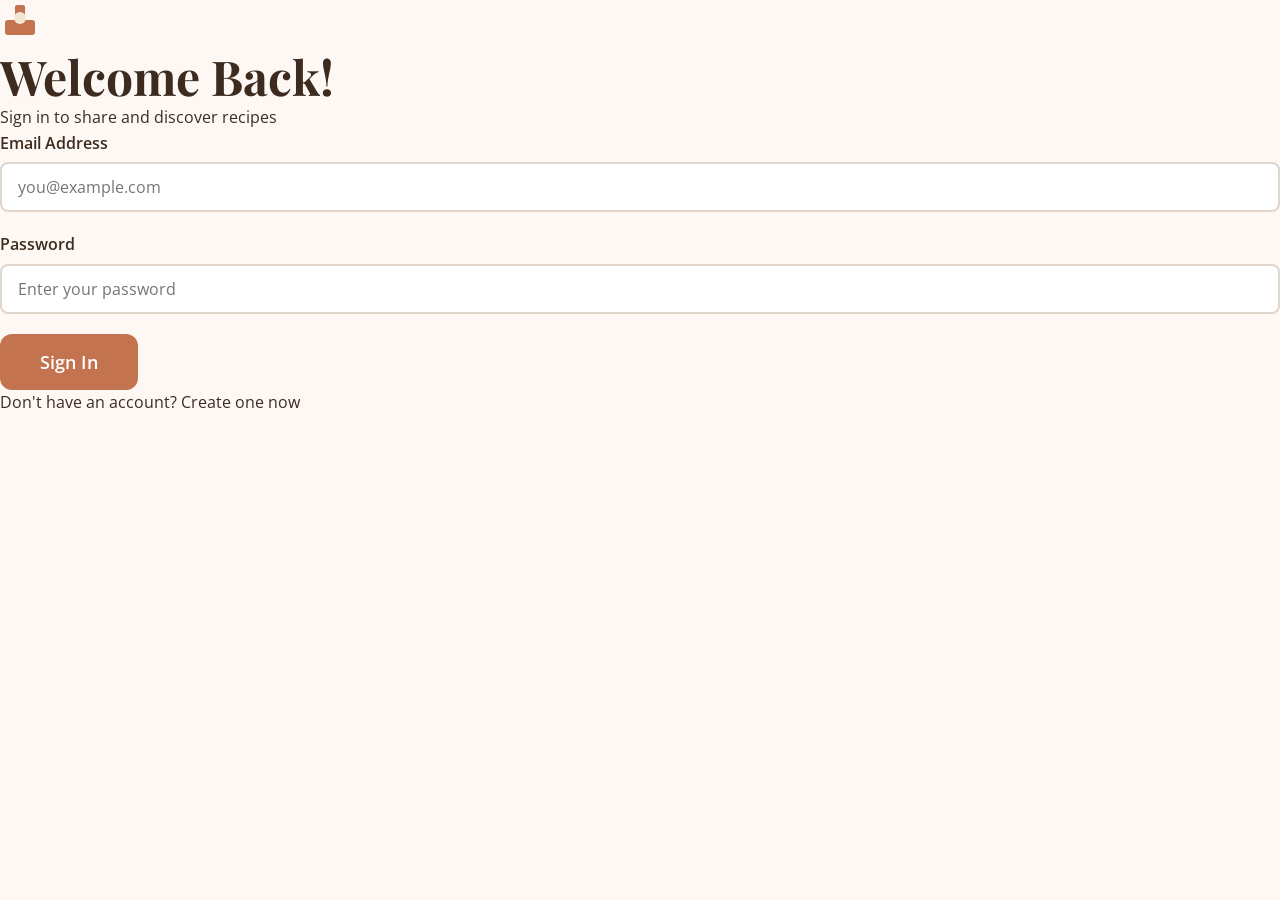
<file: calendar.html>
<!DOCTYPE html>
<html lang="en">
<head>
    <meta charset="UTF-8" />
    <meta name="viewport" content="width=device-width, initial-scale=1.0" />
    <title>Community Cookbook - Meal Calendar</title>
    <link rel="stylesheet" href="css/styles.css" />
    <link rel="stylesheet" href="css/mobile.css" />
    <link rel="stylesheet" href="css/desktop.css" />
    <link href="https://fonts.googleapis.com/css2?family=Playfair+Display:wght@400;700&family=Open+Sans:wght@300;400;600;700&display=swap" rel="stylesheet" />
</head>
<body>
    <!-- Navigation -->
    <nav class="navbar">
        <div class="container">
            <div class="nav-brand">
                <div class="logo-icon">
                    <svg width="40" height="40" viewBox="0 0 40 40" fill="none">
                        <rect x="5" y="20" width="30" height="15" rx="3" fill="#C4734F" />
                        <rect x="15" y="5" width="10" height="15" rx="2" fill="#C4734F" />
                        <path d="M12 25 L28 25 L24 32 L16 32 L12 25Z" fill="#C4734F" />
                        <circle cx="20" cy="18" r="6" fill="#F5E6D3" />
                    </svg>
                </div>
                <span class="brand-name">Community Cookbook</span>
            </div>
            <ul class="nav-links">
                <li><a href="dashboard.html">Dashboard</a></li>
                <li><a href="create-recipe.html">Add Recipe</a></li>
                <li><a href="calendar.html" class="active">Calendar</a></li>
                <li><a href="events.html">Events</a></li>
                <li><a href="#" onclick="logoutUser()">Logout</a></li>
                <li>
                    <button class="theme-toggle" onclick="toggleTheme()" aria-label="Toggle dark mode">
                        🌓
                    </button>
                </li>
            </ul>
            <button class="hamburger" aria-label="Toggle Menu">☰</button>
        </div>
    </nav>

    <!-- Main Content -->
    <main>
        <div class="container">
            <div class="page-header">
                <h1>📅 Weekly Meal Planner</h1>
                <p>Drag recipes to plan your meals for the week</p>
            </div>

            <!-- Calendar Controls -->
            <div class="calendar-controls">
                <button id="prevWeek" class="btn-secondary">◀ Previous</button>
                <span id="weekDisplay" class="week-display">Week of Jan 1, 2026</span>
                <button id="nextWeek" class="btn-secondary">Next ▶</button>
                <button id="clearWeek" class="btn-secondary">Clear All</button>
            </div>

            <!-- Drag Instructions -->
            <div class="drag-instructions">
                <p>💡 Drag a recipe from the list below to a day to plan a meal. Click a meal to remove it.</p>
            </div>

            <!-- Calendar Grid -->
            <div id="calendarGrid" class="calendar-grid">
                <!-- Days will be dynamically rendered -->
            </div>

            <!-- Available Recipes for Dragging -->
            <div class="recipe-pool">
                <h3>📚 Your Recipes</h3>
                <p>Drag a recipe to the calendar above</p>
                <div id="recipePool" class="recipe-pool-grid">
                    <!-- Recipes will be dynamically loaded -->
                </div>
            </div>

            <!-- Quick Add Shopping List Button -->
            <div class="quick-actions">
                <button id="generateShoppingList" class="btn-primary">
                    🛒 Generate Shopping List
                </button>
                <a href="shopping-list.html" class="btn-secondary">
                    View Shopping List
                </a>
            </div>
        </div>
    </main>

    <!-- Mobile Bottom Navigation -->
    <nav class="mobile-bottom-nav">
        <button class="nav-item" data-target="dashboard.html">
            <span class="icon">🏠</span>
            Home
        </button>
        <button class="nav-item" data-target="search.html">
            <span class="icon">🔍</span>
            Search
        </button>
        <button class="nav-item active" data-target="calendar.html">
            <span class="icon">📅</span>
            Calendar
        </button>
        <button class="nav-item" data-target="profile.html">
            <span class="icon">👤</span>
            Profile
        </button>
    </nav>

    <!-- Footer -->
    <footer class="footer">
        <div class="container">
            <p>&copy; 2026 Community Cookbook. Made with ❤️ for our neighborhood.</p>
        </div>
    </footer>

    <!-- Scripts -->
    <script src="js/database.js"></script>
    <script src="js/auth.js"></script>
    <script src="js/calendar.js"></script>
    <script src="js/shopping.js"></script>
    <script src="js/app.js"></script>
</body>
</html>
</file>
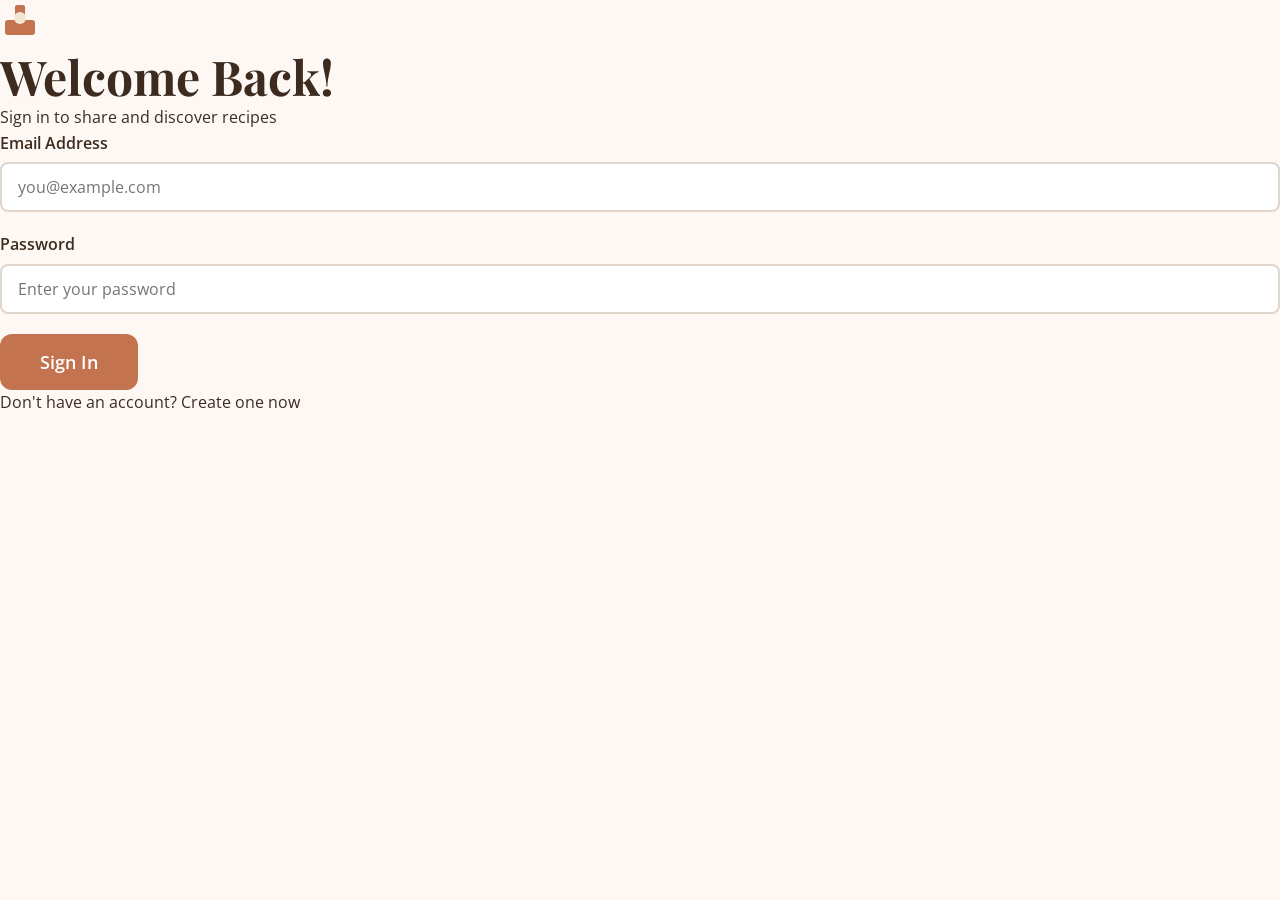
<file: create-recipe.html>
<!DOCTYPE html>
<html lang="en">
<head>
    <meta charset="UTF-8" />
    <meta name="viewport" content="width=device-width, initial-scale=1.0" />
    <title>Community Cookbook - Add Recipe</title>
    <link rel="stylesheet" href="css/styles.css" />
    <link rel="stylesheet" href="css/mobile.css" />
    <link rel="stylesheet" href="css/desktop.css" />
    <link href="https://fonts.googleapis.com/css2?family=Playfair+Display:wght@400;700&family=Open+Sans:wght@300;400;600;700&display=swap" rel="stylesheet" />
</head>
<body>
    <!-- Navigation -->
    <nav class="navbar">
        <div class="container">
            <div class="nav-brand">
                <div class="logo-icon">
                    <svg width="40" height="40" viewBox="0 0 40 40" fill="none">
                        <rect x="5" y="20" width="30" height="15" rx="3" fill="#C4734F" />
                        <rect x="15" y="5" width="10" height="15" rx="2" fill="#C4734F" />
                        <path d="M12 25 L28 25 L24 32 L16 32 L12 25Z" fill="#C4734F" />
                        <circle cx="20" cy="18" r="6" fill="#F5E6D3" />
                    </svg>
                </div>
                <span class="brand-name">Community Cookbook</span>
            </div>
            <ul class="nav-links">
                <li><a href="dashboard.html">Dashboard</a></li>
                <li><a href="create-recipe.html" class="active">Add Recipe</a></li>
                <li><a href="calendar.html">Calendar</a></li>
                <li><a href="events.html">Events</a></li>
                <li><a href="#" onclick="logoutUser()">Logout</a></li>
                <li>
                    <button class="theme-toggle" onclick="toggleTheme()" aria-label="Toggle dark mode">
                        🌓
                    </button>
                </li>
            </ul>
            <button class="hamburger" aria-label="Toggle Menu">☰</button>
        </div>
    </nav>

    <!-- Main Content -->
    <main>
        <div class="container with-sidebar">
            <div class="page-header">
                <h1>📝 Share Your Recipe</h1>
                <p>Share your favorite recipe with the community</p>
            </div>

            <!-- Recipe Form -->
            <form id="recipeForm" class="recipe-form" onsubmit="submitRecipe(event)">
                <div class="form-row">
                    <div class="form-group">
                        <label for="recipeTitle">Recipe Title *</label>
                        <input type="text" id="recipeTitle" placeholder="e.g., Grandma's Chocolate Chip Cookies" required />
                    </div>
                </div>

                <div class="form-row">
                    <div class="form-group">
                        <label for="recipeCategory">Category *</label>
                        <select id="recipeCategory" required>
                            <option value="">Select a category</option>
                            <option value="Appetizer">Appetizer</option>
                            <option value="Main Dish">Main Dish</option>
                            <option value="Side Dish">Side Dish</option>
                            <option value="Dessert">Dessert</option>
                            <option value="Breakfast">Breakfast</option>
                            <option value="Pasta">Pasta</option>
                            <option value="Soup">Soup</option>
                            <option value="Salad">Salad</option>
                            <option value="Beverage">Beverage</option>
                        </select>
                    </div>
                    <div class="form-group">
                        <label for="cookingTime">Cooking Time</label>
                        <input type="text" id="cookingTime" placeholder="e.g., 30 min" />
                    </div>
                    <div class="form-group">
                        <label for="servings">Servings</label>
                        <input type="number" id="servings" placeholder="e.g., 4" min="1" />
                    </div>
                </div>

                <div class="form-row">
                    <div class="form-group">
                        <label for="recipeImage">Image URL</label>
                        <input type="url" id="recipeImage" placeholder="https://example.com/image.jpg" />
                        <small>Leave empty to use a placeholder image</small>
                    </div>
                </div>

                <div class="form-row">
                    <div class="form-group">
                        <label for="ingredients">Ingredients *</label>
                        <textarea id="ingredients" rows="6" placeholder="Enter each ingredient on a new line&#10;e.g.,&#10;2 cups all-purpose flour&#10;1 cup sugar&#10;2 eggs" required></textarea>
                        <small>One ingredient per line</small>
                    </div>
                </div>

                <div class="form-row">
                    <div class="form-group">
                        <label for="instructions">Instructions *</label>
                        <textarea id="instructions" rows="10" placeholder="Enter step-by-step instructions&#10;e.g.,&#10;1. Preheat oven to 375°F&#10;2. Mix dry ingredients&#10;3. Add wet ingredients" required></textarea>
                        <small>One step per line</small>
                    </div>
                </div>

                <div class="form-row">
                    <div class="form-group">
                        <label>Dietary Tags (Select all that apply)</label>
                        <div class="dietary-checkboxes">
                            <label class="checkbox-label">
                                <input type="checkbox" value="vegetarian" /> Vegetarian
                            </label>
                            <label class="checkbox-label">
                                <input type="checkbox" value="vegan" /> Vegan
                            </label>
                            <label class="checkbox-label">
                                <input type="checkbox" value="gluten-free" /> Gluten-Free
                            </label>
                            <label class="checkbox-label">
                                <input type="checkbox" value="dairy-free" /> Dairy-Free
                            </label>
                            <label class="checkbox-label">
                                <input type="checkbox" value="nut-free" /> Nut-Free
                            </label>
                            <label class="checkbox-label">
                                <input type="checkbox" value="keto" /> Keto
                            </label>
                            <label class="checkbox-label">
                                <input type="checkbox" value="low-carb" /> Low-Carb
                            </label>
                        </div>
                    </div>
                </div>

                <div id="messageContainer"></div>

                <div class="form-actions">
                    <button type="submit" class="btn-primary btn-large">📤 Share Recipe</button>
                    <button type="reset" class="btn-secondary">Clear Form</button>
                </div>
            </form>
        </div>
    </main>

    <!-- Mobile Bottom Navigation -->
    <nav class="mobile-bottom-nav">
        <button class="nav-item" data-target="dashboard.html">
            <span class="icon">🏠</span>
            Home
        </button>
        <button class="nav-item active" data-target="create-recipe.html">
            <span class="icon">📝</span>
            Add
        </button>
        <button class="nav-item" data-target="calendar.html">
            <span class="icon">📅</span>
            Calendar
        </button>
        <button class="nav-item" data-target="profile.html">
            <span class="icon">👤</span>
            Profile
        </button>
    </nav>

    <!-- Footer -->
    <footer class="footer">
        <div class="container">
            <p>&copy; 2026 Community Cookbook. Made with ❤️ for our neighborhood.</p>
        </div>
    </footer>

    <!-- Scripts -->
    <script src="js/database.js"></script>
    <script src="js/auth.js"></script>
    <script src="js/recipes.js"></script>
    <script src="js/app.js"></script>
</body>
</html>
</file>
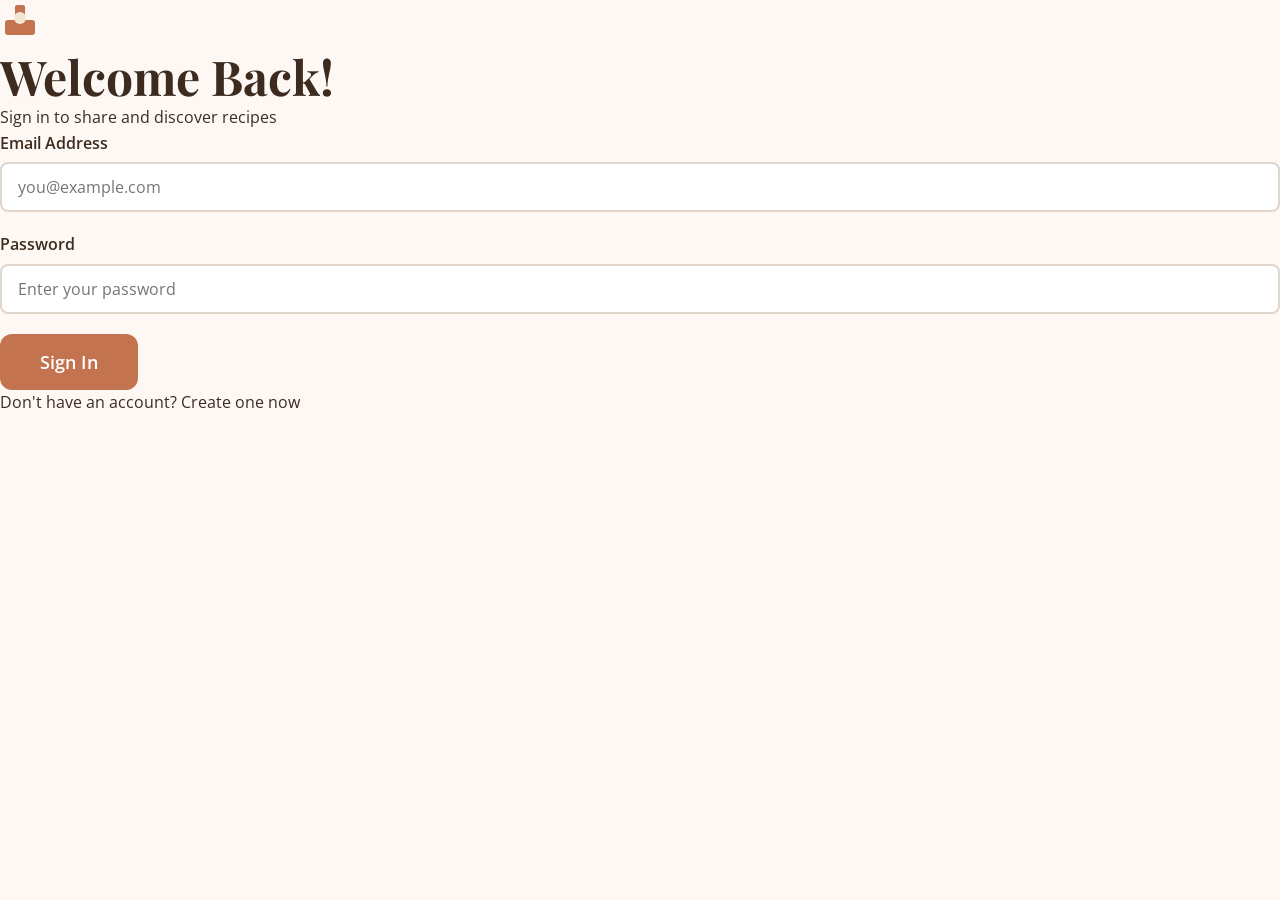
<file: dashboard.html>
<!DOCTYPE html>
<html lang="en">
<head>
    <meta charset="UTF-8" />
    <meta name="viewport" content="width=device-width, initial-scale=1.0" />
    <title>Community Cookbook - Dashboard</title>
    <link rel="stylesheet" href="css/styles.css" />
    <link rel="stylesheet" href="css/mobile.css" />
    <link rel="stylesheet" href="css/desktop.css" />
    <link href="https://fonts.googleapis.com/css2?family=Playfair+Display:wght@400;700&family=Open+Sans:wght@300;400;600;700&display=swap" rel="stylesheet" />
</head>
<body>
    <!-- Navigation -->
    <nav class="navbar">
        <div class="container">
            <div class="nav-brand">
                <div class="logo-icon">
                    <svg width="40" height="40" viewBox="0 0 40 40" fill="none">
                        <rect x="5" y="20" width="30" height="15" rx="3" fill="#C4734F" />
                        <rect x="15" y="5" width="10" height="15" rx="2" fill="#C4734F" />
                        <path d="M12 25 L28 25 L24 32 L16 32 L12 25Z" fill="#C4734F" />
                        <circle cx="20" cy="18" r="6" fill="#F5E6D3" />
                    </svg>
                </div>
                <span class="brand-name">Community Cookbook</span>
            </div>
            <ul class="nav-links">
                <li><a href="dashboard.html" class="active">Dashboard</a></li>
                <li><a href="create-recipe.html">Add Recipe</a></li>
                <li><a href="calendar.html">Calendar</a></li>
                <li><a href="events.html">Events</a></li>
                <li><a href="#" onclick="logoutUser()">Logout</a></li>
                <li>
                    <button class="theme-toggle" onclick="toggleTheme()" aria-label="Toggle dark mode">
                        🌓
                    </button>
                </li>
            </ul>
            <button class="hamburger" aria-label="Toggle Menu">☰</button>
        </div>
    </nav>

    <!-- Main Content -->
    <main>
        <div class="container">
            <!-- Welcome Section -->
            <div class="dashboard-header">
                <h1>Welcome back, <span id="userName">Cook</span>! 👩‍🍳</h1>
                <p>Discover and share recipes from your community</p>
            </div>

            <!-- Search & Filter Section -->
            <div class="search-section">
                <div class="search-bar">
                    <input type="text" id="searchInput" placeholder="Search recipes by name, ingredient, or category..." />
                    <button id="searchBtn" class="btn-primary">🔍 Search</button>
                </div>
                <div class="filter-section">
                    <label for="categoryFilter">Category:</label>
                    <select id="categoryFilter">
                        <option value="all">All Categories</option>
                        <option value="Appetizer">Appetizers</option>
                        <option value="Main Dish">Main Dishes</option>
                        <option value="Side Dish">Side Dishes</option>
                        <option value="Dessert">Desserts</option>
                        <option value="Breakfast">Breakfast</option>
                        <option value="Pasta">Pasta</option>
                        <option value="Soup">Soups</option>
                    </select>
                    <label for="dietaryFilter">Dietary:</label>
                    <select id="dietaryFilter">
                        <option value="all">All Diets</option>
                        <option value="vegetarian">Vegetarian</option>
                        <option value="vegan">Vegan</option>
                        <option value="gluten-free">Gluten-Free</option>
                        <option value="dairy-free">Dairy-Free</option>
                        <option value="nut-free">Nut-Free</option>
                    </select>
                    <button id="clearFilters" class="btn-secondary">Clear Filters</button>
                </div>
            </div>

            <!-- Recipe Grid -->
            <div id="recipe-grid" class="recipe-grid">
                <!-- Recipes will be dynamically loaded here -->
            </div>

            <!-- Load More Button -->
            <div class="load-more">
                <button id="loadMoreBtn" class="btn-secondary">Load More Recipes</button>
            </div>
        </div>
    </main>

    <!-- Mobile Bottom Navigation -->
    <nav class="mobile-bottom-nav">
        <button class="nav-item active" data-target="dashboard.html">
            <span class="icon">🏠</span>
            Home
        </button>
        <button class="nav-item" data-target="search.html">
            <span class="icon">🔍</span>
            Search
        </button>
        <button class="nav-item" data-target="calendar.html">
            <span class="icon">📅</span>
            Calendar
        </button>
        <button class="nav-item" data-target="profile.html">
            <span class="icon">👤</span>
            Profile
        </button>
    </nav>

    <!-- Footer -->
    <footer class="footer">
        <div class="container">
            <p>&copy; 2026 Community Cookbook. Made with ❤️ for our neighborhood.</p>
        </div>
    </footer>

    <!-- Scripts -->
    <script src="js/database.js"></script>
    <script src="js/auth.js"></script>
    <script src="js/api.js"></script>
    <script src="js/recipes.js"></script>
    <script src="js/search.js"></script>
    <script src="js/app.js"></script>
</body>
</html>
</file>
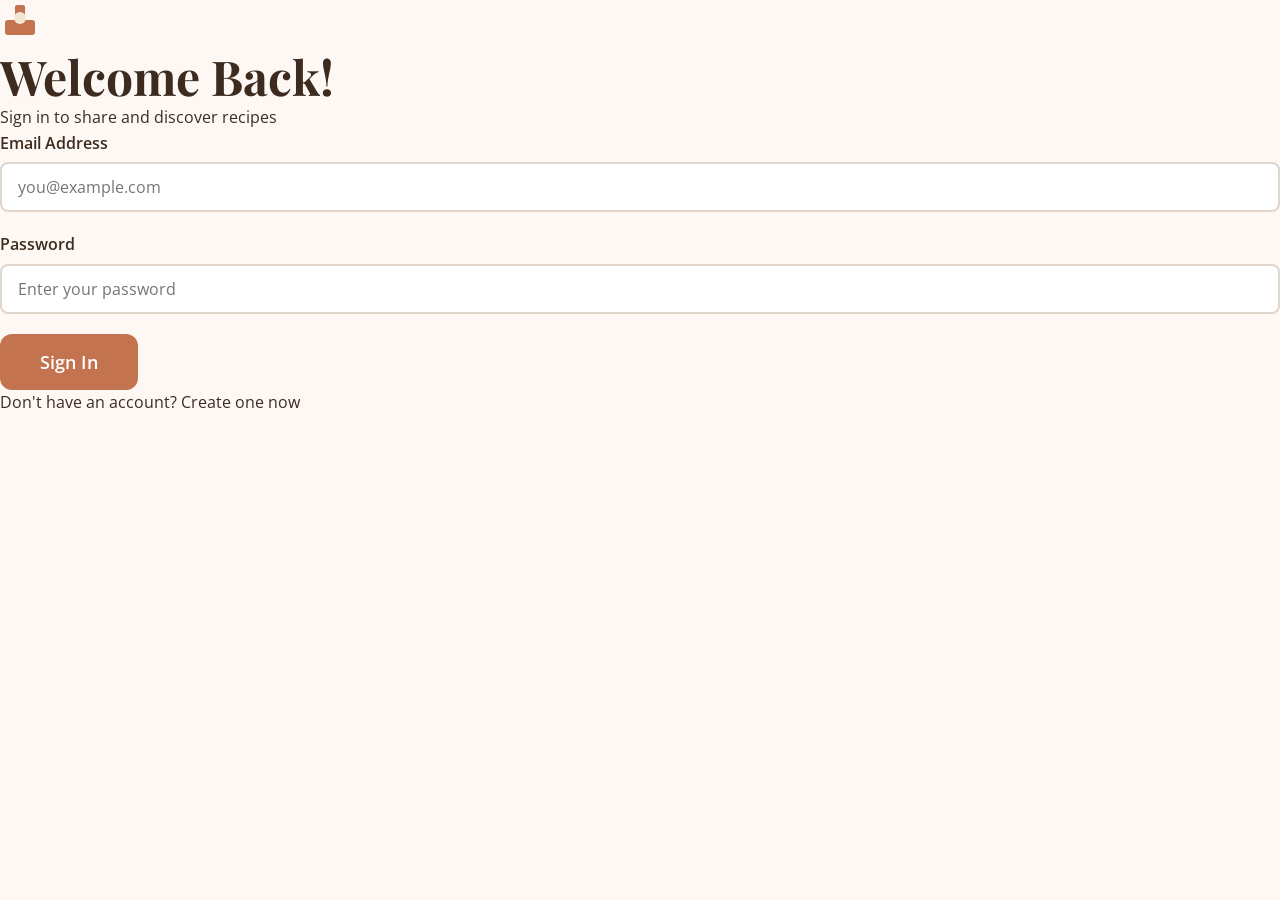
<file: events.html>
<!DOCTYPE html>
<html lang="en">
<head>
    <meta charset="UTF-8" />
    <meta name="viewport" content="width=device-width, initial-scale=1.0" />
    <title>Community Cookbook - Events</title>
    <link rel="stylesheet" href="css/styles.css" />
    <link rel="stylesheet" href="css/mobile.css" />
    <link rel="stylesheet" href="css/desktop.css" />
    <link href="https://fonts.googleapis.com/css2?family=Playfair+Display:wght@400;700&family=Open+Sans:wght@300;400;600;700&display=swap" rel="stylesheet" />
</head>
<body>
    <!-- Navigation -->
    <nav class="navbar">
        <div class="container">
            <div class="nav-brand">
                <div class="logo-icon">
                    <svg width="40" height="40" viewBox="0 0 40 40" fill="none">
                        <rect x="5" y="20" width="30" height="15" rx="3" fill="#C4734F" />
                        <rect x="15" y="5" width="10" height="15" rx="2" fill="#C4734F" />
                        <path d="M12 25 L28 25 L24 32 L16 32 L12 25Z" fill="#C4734F" />
                        <circle cx="20" cy="18" r="6" fill="#F5E6D3" />
                    </svg>
                </div>
                <span class="brand-name">Community Cookbook</span>
            </div>
            <ul class="nav-links">
                <li><a href="dashboard.html">Dashboard</a></li>
                <li><a href="create-recipe.html">Add Recipe</a></li>
                <li><a href="calendar.html">Calendar</a></li>
                <li><a href="events.html" class="active">Events</a></li>
                <li><a href="#" onclick="logoutUser()">Logout</a></li>
                <li>
                    <button class="theme-toggle" onclick="toggleTheme()" aria-label="Toggle dark mode">
                        🌓
                    </button>
                </li>
            </ul>
            <button class="hamburger" aria-label="Toggle Menu">☰</button>
        </div>
    </nav>

    <!-- Main Content -->
    <main>
        <div class="container">
            <div class="page-header">
                <h1>🎉 Community Events</h1>
                <p>Organize potlucks, dinners, and community gatherings</p>
            </div>

            <!-- Create Event Button -->
            <div class="event-actions">
                <button id="createEventBtn" class="btn-primary">➕ Create New Event</button>
            </div>

            <!-- Create Event Modal -->
            <div id="eventModal" class="modal" style="display:none;">
                <div class="modal-content">
                    <span class="modal-close" onclick="closeEventModal()">&times;</span>
                    <h2>Create New Event</h2>
                    <form id="eventForm" onsubmit="createEvent(event)">
                        <div class="form-group">
                            <label for="eventTitle">Event Title *</label>
                            <input type="text" id="eventTitle" placeholder="e.g., Neighborhood Potluck" required />
                        </div>
                        <div class="form-row">
                            <div class="form-group">
                                <label for="eventDate">Date *</label>
                                <input type="date" id="eventDate" required />
                            </div>
                            <div class="form-group">
                                <label for="eventTime">Time</label>
                                <input type="time" id="eventTime" />
                            </div>
                        </div>
                        <div class="form-group">
                            <label for="eventLocation">Location</label>
                            <input type="text" id="eventLocation" placeholder="e.g., Community Center" />
                        </div>
                        <div class="form-group">
                            <label for="eventDescription">Description</label>
                            <textarea id="eventDescription" rows="4" placeholder="Describe the event..."></textarea>
                        </div>
                        <div id="messageContainer"></div>
                        <div class="form-actions">
                            <button type="submit" class="btn-primary">Create Event</button>
                            <button type="button" class="btn-secondary" onclick="closeEventModal()">Cancel</button>
                        </div>
                    </form>
                </div>
            </div>

            <!-- Events List -->
            <div id="eventsList" class="events-grid">
                <!-- Events will be dynamically rendered -->
            </div>

            <!-- No Events Message -->
            <div id="noEvents" class="empty-state" style="display:none;">
                <p>No events yet. Be the first to create one! 🎉</p>
            </div>
        </div>
    </main>

    <!-- Mobile Bottom Navigation -->
    <nav class="mobile-bottom-nav">
        <button class="nav-item" data-target="dashboard.html">
            <span class="icon">🏠</span>
            Home
        </button>
        <button class="nav-item" data-target="search.html">
            <span class="icon">🔍</span>
            Search
        </button>
        <button class="nav-item" data-target="calendar.html">
            <span class="icon">📅</span>
            Calendar
        </button>
        <button class="nav-item active" data-target="events.html">
            <span class="icon">🎉</span>
            Events
        </button>
    </nav>

    <!-- Footer -->
    <footer class="footer">
        <div class="container">
            <p>&copy; 2026 Community Cookbook. Made with ❤️ for our neighborhood.</p>
        </div>
    </footer>

    <!-- Scripts -->
    <script src="js/database.js"></script>
    <script src="js/auth.js"></script>
    <script src="js/events.js"></script>
    <script src="js/app.js"></script>
</body>
</html>
</file>
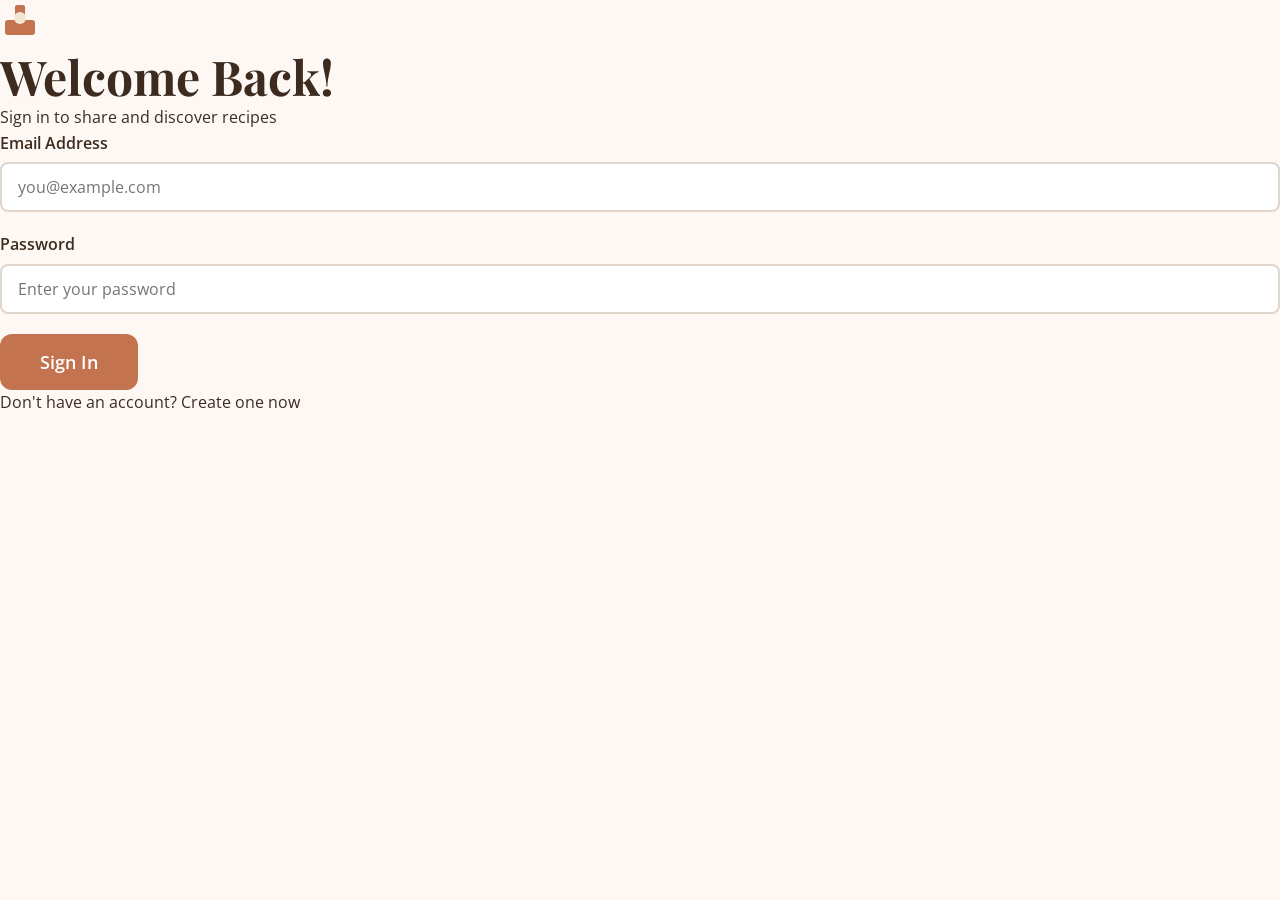
<file: login.html>
<!DOCTYPE html>
<html lang="en">
<head>
    <meta charset="UTF-8" />
    <meta name="viewport" content="width=device-width, initial-scale=1.0" />
    <title>Community Cookbook - Login</title>
    <link rel="stylesheet" href="css/styles.css" />
    <link rel="stylesheet" href="css/mobile.css" />
    <link href="https://fonts.googleapis.com/css2?family=Playfair+Display:wght@400;700&family=Open+Sans:wght@300;400;600;700&display=swap" rel="stylesheet" />
</head>
<body class="auth-page">
    <div class="auth-container">
        <div class="auth-card">
            <div class="auth-header">
                <div class="logo-icon">
                    <svg width="60" height="60" viewBox="0 0 40 40" fill="none">
                        <rect x="5" y="20" width="30" height="15" rx="3" fill="#C4734F" />
                        <rect x="15" y="5" width="10" height="15" rx="2" fill="#C4734F" />
                        <path d="M12 25 L28 25 L24 32 L16 32 L12 25Z" fill="#C4734F" />
                        <circle cx="20" cy="18" r="6" fill="#F5E6D3" />
                    </svg>
                </div>
                <h1>Welcome Back!</h1>
                <p>Sign in to share and discover recipes</p>
            </div>

            <div id="messageContainer"></div>

            <form id="loginForm" onsubmit="loginUser(event)">
                <div class="form-group">
                    <label for="loginEmail">Email Address</label>
                    <input type="email" id="loginEmail" placeholder="you@example.com" required />
                </div>
                <div class="form-group">
                    <label for="loginPassword">Password</label>
                    <input type="password" id="loginPassword" placeholder="Enter your password" required />
                </div>
                <button type="submit" class="btn-primary btn-large">Sign In</button>
            </form>

            <div class="auth-footer">
                <p>Don't have an account? <a href="register.html">Create one now</a></p>
            </div>
        </div>
    </div>

    <script src="js/auth.js"></script>
</body>
</html>
</file>
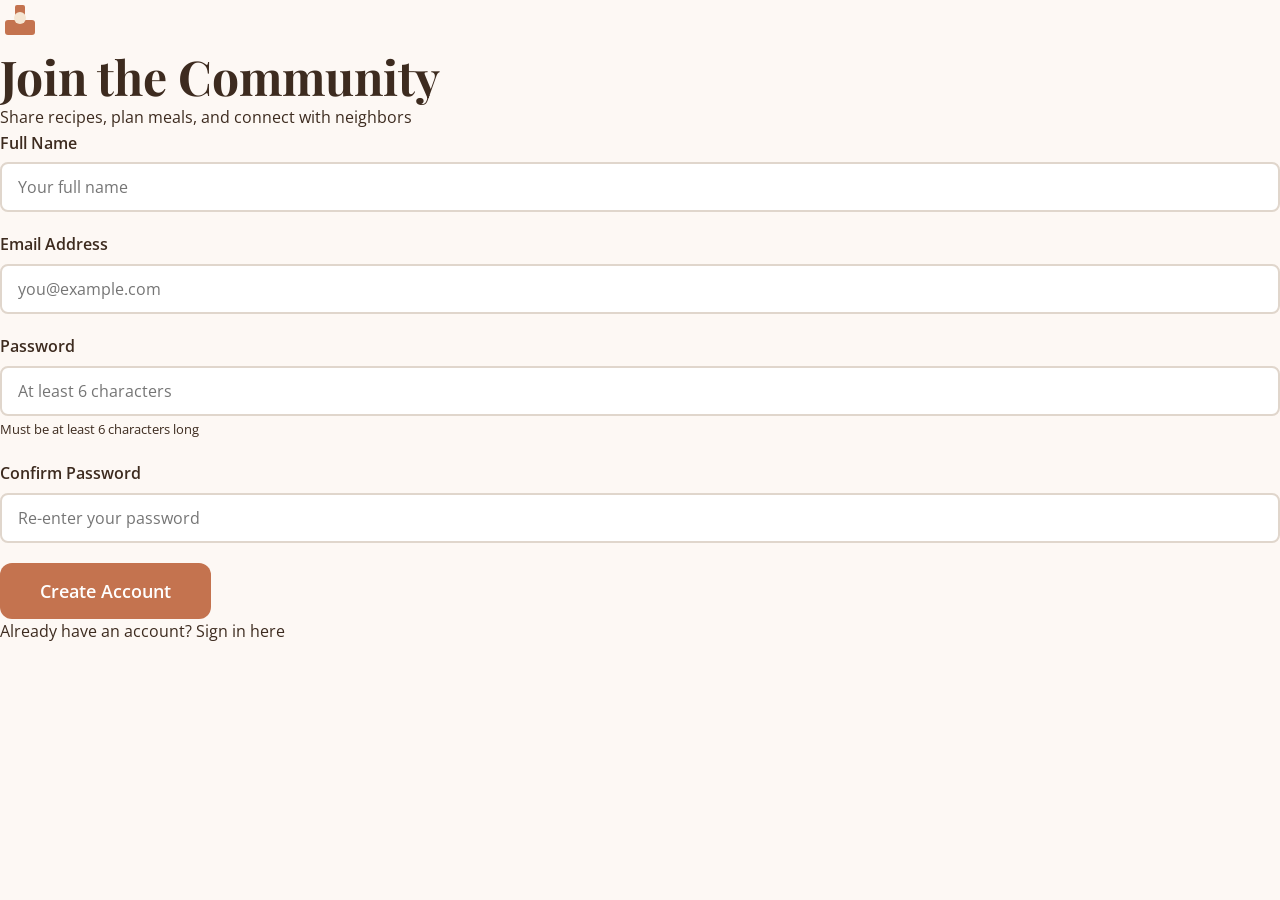
<file: register.html>
<!DOCTYPE html>
<html lang="en">
<head>
    <meta charset="UTF-8" />
    <meta name="viewport" content="width=device-width, initial-scale=1.0" />
    <title>Community Cookbook - Register</title>
    <link rel="stylesheet" href="css/styles.css" />
    <link rel="stylesheet" href="css/mobile.css" />
    <link href="https://fonts.googleapis.com/css2?family=Playfair+Display:wght@400;700&family=Open+Sans:wght@300;400;600;700&display=swap" rel="stylesheet" />
</head>
<body class="auth-page">
    <div class="auth-container">
        <div class="auth-card">
            <div class="auth-header">
                <div class="logo-icon">
                    <svg width="60" height="60" viewBox="0 0 40 40" fill="none">
                        <rect x="5" y="20" width="30" height="15" rx="3" fill="#C4734F" />
                        <rect x="15" y="5" width="10" height="15" rx="2" fill="#C4734F" />
                        <path d="M12 25 L28 25 L24 32 L16 32 L12 25Z" fill="#C4734F" />
                        <circle cx="20" cy="18" r="6" fill="#F5E6D3" />
                    </svg>
                </div>
                <h1>Join the Community</h1>
                <p>Share recipes, plan meals, and connect with neighbors</p>
            </div>

            <div id="messageContainer"></div>

            <form id="registerForm" onsubmit="registerUser(event)">
                <div class="form-group">
                    <label for="fullName">Full Name</label>
                    <input type="text" id="fullName" placeholder="Your full name" required />
                </div>
                <div class="form-group">
                    <label for="email">Email Address</label>
                    <input type="email" id="email" placeholder="you@example.com" required />
                </div>
                <div class="form-group">
                    <label for="password">Password</label>
                    <input type="password" id="password" placeholder="At least 6 characters" required />
                    <small>Must be at least 6 characters long</small>
                </div>
                <div class="form-group">
                    <label for="confirmPassword">Confirm Password</label>
                    <input type="password" id="confirmPassword" placeholder="Re-enter your password" required />
                </div>
                <button type="submit" class="btn-primary btn-large">Create Account</button>
            </form>

            <div class="auth-footer">
                <p>Already have an account? <a href="login.html">Sign in here</a></p>
            </div>
        </div>
    </div>

    <script src="js/auth.js"></script>
</body>
</html>
</file>
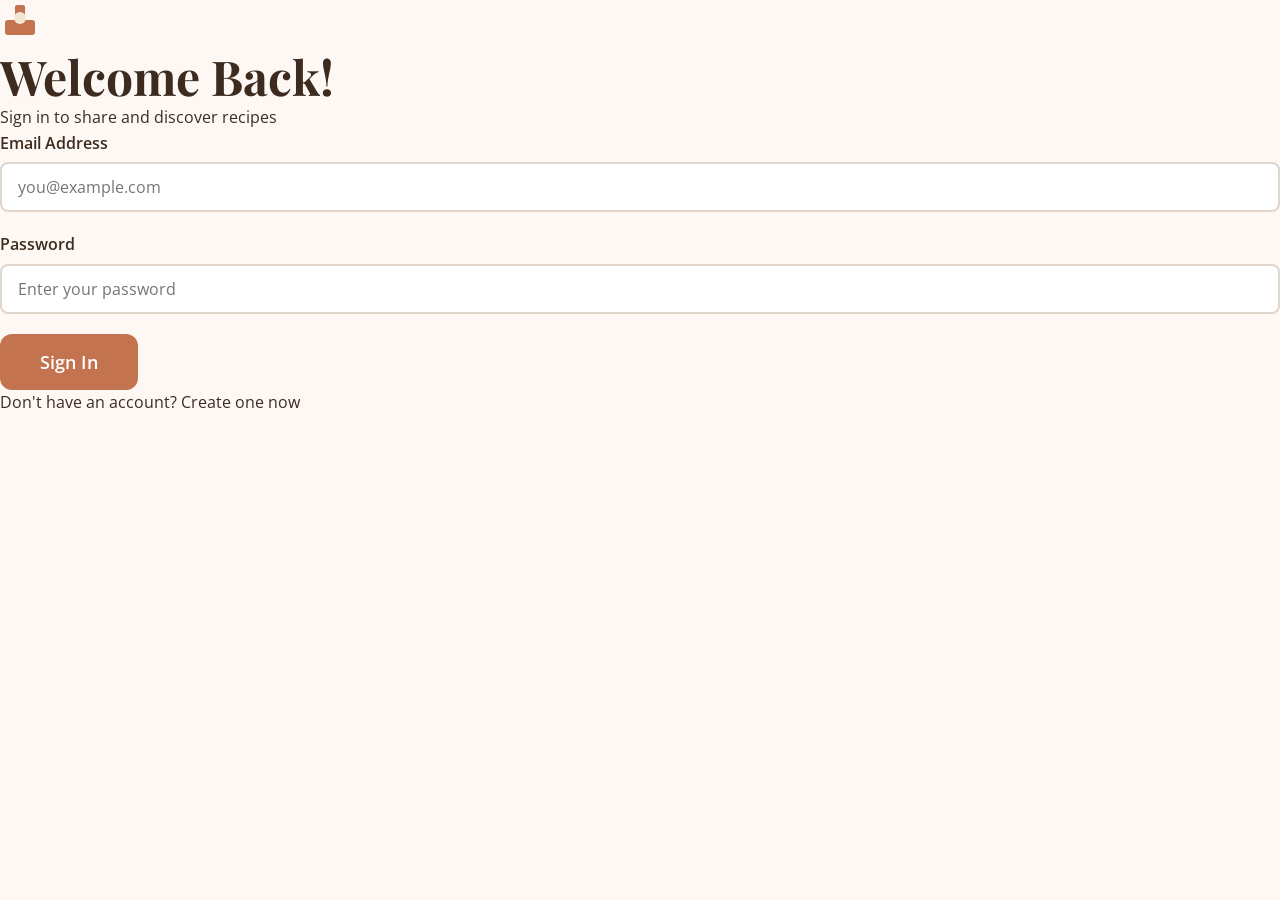
<file: shopping-list.html>
<!DOCTYPE html>
<html lang="en">
<head>
    <meta charset="UTF-8" />
    <meta name="viewport" content="width=device-width, initial-scale=1.0" />
    <title>Community Cookbook - Shopping List</title>
    <link rel="stylesheet" href="css/styles.css" />
    <link rel="stylesheet" href="css/mobile.css" />
    <link rel="stylesheet" href="css/desktop.css" />
    <link href="https://fonts.googleapis.com/css2?family=Playfair+Display:wght@400;700&family=Open+Sans:wght@300;400;600;700&display=swap" rel="stylesheet" />
</head>
<body>
    <!-- Navigation -->
    <nav class="navbar">
        <div class="container">
            <div class="nav-brand">
                <div class="logo-icon">
                    <svg width="40" height="40" viewBox="0 0 40 40" fill="none">
                        <rect x="5" y="20" width="30" height="15" rx="3" fill="#C4734F" />
                        <rect x="15" y="5" width="10" height="15" rx="2" fill="#C4734F" />
                        <path d="M12 25 L28 25 L24 32 L16 32 L12 25Z" fill="#C4734F" />
                        <circle cx="20" cy="18" r="6" fill="#F5E6D3" />
                    </svg>
                </div>
                <span class="brand-name">Community Cookbook</span>
            </div>
            <ul class="nav-links">
                <li><a href="dashboard.html">Dashboard</a></li>
                <li><a href="create-recipe.html">Add Recipe</a></li>
                <li><a href="calendar.html">Calendar</a></li>
                <li><a href="events.html">Events</a></li>
                <li><a href="#" onclick="logoutUser()">Logout</a></li>
                <li>
                    <button class="theme-toggle" onclick="toggleTheme()" aria-label="Toggle dark mode">
                        🌓
                    </button>
                </li>
            </ul>
            <button class="hamburger" aria-label="Toggle Menu">☰</button>
        </div>
    </nav>

    <!-- Main Content -->
    <main>
        <div class="container">
            <div class="page-header">
                <h1>🛒 Shopping List</h1>
                <p>Your weekly grocery list generated from your meal plan</p>
            </div>

            <!-- Shopping List Controls -->
            <div class="shopping-controls">
                <button id="refreshList" class="btn-primary">🔄 Refresh List</button>
                <button id="clearChecked" class="btn-secondary">Clear Checked</button>
                <button id="clearAll" class="btn-secondary">Clear All</button>
                <button id="exportList" class="btn-secondary">📋 Export Text</button>
            </div>

            <!-- Shopping List -->
            <div id="shoppingListContainer" class="shopping-list-container">
                <div id="shoppingList" class="shopping-list">
                    <!-- Shopping items will be dynamically rendered -->
                </div>
                <div id="emptyShoppingList" class="empty-state" style="display:none;">
                    <p>🛒 Your shopping list is empty. Plan some meals in the calendar!</p>
                    <a href="calendar.html" class="btn-primary">Go to Calendar</a>
                </div>
            </div>

            <!-- Meal Plan Summary -->
            <div class="meal-plan-summary">
                <h3>📋 Meals This Week</h3>
                <div id="mealPlanSummary">
                    <!-- Meal plan summary will be displayed here -->
                </div>
            </div>
        </div>
    </main>

    <!-- Mobile Bottom Navigation -->
    <nav class="mobile-bottom-nav">
        <button class="nav-item" data-target="dashboard.html">
            <span class="icon">🏠</span>
            Home
        </button>
        <button class="nav-item" data-target="search.html">
            <span class="icon">🔍</span>
            Search
        </button>
        <button class="nav-item" data-target="calendar.html">
            <span class="icon">📅</span>
            Calendar
        </button>
        <button class="nav-item active" data-target="shopping-list.html">
            <span class="icon">🛒</span>
            Shopping
        </button>
    </nav>

    <!-- Footer -->
    <footer class="footer">
        <div class="container">
            <p>&copy; 2026 Community Cookbook. Made with ❤️ for our neighborhood.</p>
        </div>
    </footer>

    <!-- Scripts -->
    <script src="js/database.js"></script>
    <script src="js/auth.js"></script>
    <script src="js/calendar.js"></script>
    <script src="js/shopping.js"></script>
    <script src="js/app.js"></script>
</body>
</html>
</file>
<file: css/styles.css>
/* ========================================
   CSS Variables & Reset
======================================== */
:root {
    --primary: #C4734F;
    --primary-dark: #A85E3A;
    --primary-light: #E8C9B8;
    --background: #FDF8F4;
    --cream: #F5E6D3;
    --text: #3D2B1F;
    --text-light: #6B5344;
    --success: #8BA888;
    --yellow: #F4E8C1;
    --shadow: 0 4px 20px rgba(0, 0, 0, 0.08);
    --shadow-hover: 0 8px 30px rgba(0, 0, 0, 0.15);
    --radius: 12px;
    --transition: all 0.3s ease;
}

* {
    margin: 0;
    padding: 0;
    box-sizing: border-box;
}

body {
    font-family: 'Open Sans', sans-serif;
    background-color: var(--background);
    color: var(--text);
    line-height: 1.6;
}

a {
    text-decoration: none;
    color: inherit;
}

.container {
    max-width: 1200px;
    margin: 0 auto;
    padding: 0 20px;
}

/* ========================================
   Typography
======================================== */
h1, h2, h3, h4, h5, h6 {
    font-family: 'Playfair Display', serif;
    font-weight: 700;
    color: var(--text);
}

h1 {
    font-size: 3rem;
    line-height: 1.2;
}

h2 {
    font-size: 2.5rem;
}

h3 {
    font-size: 1.5rem;
}

.section-title {
    text-align: center;
    margin-bottom: 2.5rem;
}

/* ========================================
   Buttons
======================================== */
.btn-primary {
    display: inline-block;
    background: var(--primary);
    color: white;
    padding: 12px 28px;
    border: none;
    border-radius: var(--radius);
    font-family: 'Open Sans', sans-serif;
    font-weight: 600;
    font-size: 1rem;
    cursor: pointer;
    transition: var(--transition);
    text-align: center;
}

.btn-primary:hover {
    background: var(--primary-dark);
    transform: translateY(-2px);
    box-shadow: var(--shadow-hover);
}

.btn-secondary {
    display: inline-block;
    background: transparent;
    color: var(--primary);
    padding: 12px 28px;
    border: 2px solid var(--primary);
    border-radius: var(--radius);
    font-family: 'Open Sans', sans-serif;
    font-weight: 600;
    font-size: 1rem;
    cursor: pointer;
    transition: var(--transition);
    text-align: center;
}

.btn-secondary:hover {
    background: var(--primary);
    color: white;
    transform: translateY(-2px);
}

.btn-large {
    padding: 16px 40px;
    font-size: 1.1rem;
}

/* ========================================
   Navigation
======================================== */
.navbar {
    background: white;
    box-shadow: 0 2px 10px rgba(0, 0, 0, 0.05);
    padding: 16px 0;
    position: sticky;
    top: 0;
    z-index: 1000;
}

.navbar .container {
    display: flex;
    justify-content: space-between;
    align-items: center;
}

.nav-brand {
    display: flex;
    align-items: center;
    gap: 12px;
}

.logo-icon svg {
    width: 40px;
    height: 40px;
}

.brand-name {
    font-family: 'Playfair Display', serif;
    font-size: 1.5rem;
    font-weight: 700;
    color: var(--primary);
}

.nav-links {
    display: flex;
    align-items: center;
    gap: 24px;
    list-style: none;
}

.nav-links a {
    font-weight: 600;
    transition: var(--transition);
    padding: 8px 12px;
    border-radius: 8px;
}

.nav-links a:hover {
    color: var(--primary);
    background: var(--cream);
}

.hamburger {
    display: none;
    background: none;
    border: none;
    font-size: 1.8rem;
    cursor: pointer;
    color: var(--text);
}

/* ========================================
   Hero Section
======================================== */
.hero {
    padding: 80px 0;
    background: linear-gradient(135deg, var(--cream) 0%, white 100%);
}

.hero .container {
    display: grid;
    grid-template-columns: 1fr 1fr;
    gap: 60px;
    align-items: center;
}

.hero-content h1 {
    margin-bottom: 20px;
}

.hero-content p {
    font-size: 1.2rem;
    color: var(--text-light);
    margin-bottom: 30px;
    max-width: 500px;
}

.hero-buttons {
    display: flex;
    gap: 16px;
    flex-wrap: wrap;
}

.hero-image img {
    width: 100%;
    height: 400px;
    object-fit: cover;
    border-radius: var(--radius);
    box-shadow: var(--shadow-hover);
}

/* ========================================
   Features Section
======================================== */
.features {
    padding: 80px 0;
}

.feature-grid {
    display: grid;
    grid-template-columns: repeat(auto-fit, minmax(280px, 1fr));
    gap: 30px;
}

.feature-card {
    background: white;
    padding: 30px;
    border-radius: var(--radius);
    box-shadow: var(--shadow);
    text-align: center;
    transition: var(--transition);
}

.feature-card:hover {
    transform: translateY(-8px);
    box-shadow: var(--shadow-hover);
}

.feature-icon {
    font-size: 3rem;
    margin-bottom: 16px;
}

.feature-card h3 {
    margin-bottom: 12px;
}

.feature-card p {
    color: var(--text-light);
    font-size: 0.95rem;
}

/* ========================================
   Footer
======================================== */
.footer {
    background: var(--text);
    color: white;
    padding: 40px 0;
    text-align: center;
}

.footer p {
    opacity: 0.8;
}

/* ========================================
   Dashboard Cards (Shared)
======================================== */
.recipe-grid {
    display: grid;
    grid-template-columns: repeat(auto-fill, minmax(260px, 1fr));
    gap: 24px;
    margin-top: 24px;
}

.recipe-card {
    background: white;
    border-radius: var(--radius);
    box-shadow: var(--shadow);
    overflow: hidden;
    transition: var(--transition);
    cursor: pointer;
}

.recipe-card:hover {
    transform: scale(1.03);
    box-shadow: var(--shadow-hover);
}

.recipe-card img {
    width: 100%;
    height: 200px;
    object-fit: cover;
}

.recipe-card-content {
    padding: 20px;
}

.recipe-card-content h3 {
    font-size: 1.1rem;
    margin-bottom: 8px;
}

.recipe-card-content .meta {
    color: var(--text-light);
    font-size: 0.85rem;
    display: flex;
    gap: 12px;
    flex-wrap: wrap;
}

.recipe-card-content .rating {
    color: #F4B400;
    font-weight: 600;
}

/* ========================================
   Forms
======================================== */
.form-group {
    margin-bottom: 20px;
}

.form-group label {
    display: block;
    font-weight: 600;
    margin-bottom: 6px;
}

.form-group input,
.form-group textarea,
.form-group select {
    width: 100%;
    padding: 12px 16px;
    border: 2px solid #E0D6CC;
    border-radius: 8px;
    font-family: 'Open Sans', sans-serif;
    font-size: 1rem;
    transition: var(--transition);
    background: white;
}

.form-group input:focus,
.form-group textarea:focus,
.form-group select:focus {
    outline: none;
    border-color: var(--primary);
    box-shadow: 0 0 0 4px var(--primary-light);
    transform: scale(1.02);
}

.form-group textarea {
    min-height: 150px;
    resize: vertical;
}

/* ========================================
   Responsive Adjustments
======================================== */
@media (max-width: 768px) {
    .hamburger {
        display: block;
    }

    .nav-links {
        display: none;
        position: absolute;
        top: 100%;
        left: 0;
        right: 0;
        background: white;
        flex-direction: column;
        padding: 20px;
        box-shadow: var(--shadow);
    }

    .nav-links.active {
        display: flex;
    }

    .hero .container {
        grid-template-columns: 1fr;
        text-align: center;
    }

    .hero-content p {
        margin: 0 auto 30px;
    }

    .hero-buttons {
        justify-content: center;
    }

    .hero-image img {
        height: 250px;
    }

    h1 {
        font-size: 2rem;
    }

    h2 {
        font-size: 1.8rem;
    }

    .feature-grid {
        grid-template-columns: 1fr 1fr;
    }
}

@media (max-width: 480px) {
    .feature-grid {
        grid-template-columns: 1fr;
    }
}
</file>
<file: css/mobile.css>
/* ========================================
   Mobile-First Styles & Overrides
======================================== */

/* Bottom Navigation for Mobile */
.mobile-bottom-nav {
    display: none;
    position: fixed;
    bottom: 0;
    left: 0;
    right: 0;
    background: white;
    box-shadow: 0 -4px 20px rgba(0, 0, 0, 0.08);
    padding: 8px 0;
    z-index: 1000;
    justify-content: space-around;
    border-top: 1px solid #eee;
}

.mobile-bottom-nav .nav-item {
    display: flex;
    flex-direction: column;
    align-items: center;
    padding: 8px 12px;
    border: none;
    background: none;
    font-size: 0.7rem;
    color: var(--text-light);
    cursor: pointer;
    transition: var(--transition);
    font-family: 'Open Sans', sans-serif;
}

.mobile-bottom-nav .nav-item .icon {
    font-size: 1.5rem;
    margin-bottom: 2px;
}

.mobile-bottom-nav .nav-item.active {
    color: var(--primary);
}

.mobile-bottom-nav .nav-item.active .icon {
    color: var(--primary);
}

/* Mobile Calendar View */
.calendar-mobile {
    display: none;
}

/* Smaller Input Fields on Mobile */
@media (max-width: 768px) {
    .mobile-bottom-nav {
        display: flex;
    }

    .container {
        padding: 0 12px;
    }

    .btn-primary,
    .btn-secondary {
        padding: 10px 20px;
        font-size: 0.9rem;
        width: 100%;
        text-align: center;
    }

    .recipe-grid {
        grid-template-columns: 1fr 1fr;
        gap: 12px;
    }

    .recipe-card img {
        height: 140px;
    }

    .recipe-card-content {
        padding: 12px;
    }

    .recipe-card-content h3 {
        font-size: 0.95rem;
    }

    .form-group input,
    .form-group textarea,
    .form-group select {
        padding: 10px 14px;
        font-size: 0.95rem;
    }
}

@media (max-width: 480px) {
    .recipe-grid {
        grid-template-columns: 1fr;
    }

    .hero {
        padding: 40px 0;
    }

    .brand-name {
        font-size: 1.2rem;
    }

    .logo-icon svg {
        width: 32px;
        height: 32px;
    }

    .feature-card {
        padding: 20px;
    }
}

/* Show/hide based on screen size */
@media (max-width: 768px) {
    .desktop-only {
        display: none !important;
    }
}

@media (min-width: 769px) {
    .mobile-only {
        display: none !important;
    }
}
</file>
<file: css/desktop.css>
/* ========================================
   Desktop-Specific Styles (769px and up)
======================================== */

@media (min-width: 769px) {
    /* Left Sidebar Navigation for Desktop */
    .desktop-sidebar {
        position: fixed;
        left: 0;
        top: 80px;
        bottom: 0;
        width: 240px;
        background: white;
        border-right: 1px solid #eee;
        padding: 24px 16px;
        overflow-y: auto;
        z-index: 100;
    }

    .desktop-sidebar ul {
        list-style: none;
    }

    .desktop-sidebar ul li {
        margin-bottom: 4px;
    }

    .desktop-sidebar ul li a {
        display: flex;
        align-items: center;
        gap: 12px;
        padding: 10px 14px;
        border-radius: 8px;
        font-weight: 500;
        transition: var(--transition);
        color: var(--text-light);
    }

    .desktop-sidebar ul li a:hover {
        background: var(--cream);
        color: var(--text);
    }

    .desktop-sidebar ul li a.active {
        background: var(--primary);
        color: white;
    }

    .desktop-sidebar ul li a .icon {
        font-size: 1.2rem;
    }

    /* Main content with sidebar offset */
    .with-sidebar {
        margin-left: 260px;
        padding: 32px 40px;
    }

    /* Recipe Detail Layout - Desktop */
    .recipe-detail-grid {
        display: grid;
        grid-template-columns: 2fr 1fr;
        gap: 40px;
        margin-top: 24px;
    }

    .recipe-detail-main {
        background: white;
        border-radius: var(--radius);
        padding: 40px;
        box-shadow: var(--shadow);
    }

    .recipe-detail-sidebar {
        background: white;
        border-radius: var(--radius);
        padding: 32px;
        box-shadow: var(--shadow);
        height: fit-content;
        position: sticky;
        top: 100px;
    }

    .recipe-detail-sidebar .nutrition-item {
        display: flex;
        justify-content: space-between;
        padding: 8px 0;
        border-bottom: 1px solid #f0ebe6;
    }

    .recipe-detail-sidebar .nutrition-item:last-child {
        border-bottom: none;
    }

    /* Full Calendar View - Desktop */
    .calendar-grid {
        display: grid;
        grid-template-columns: repeat(7, 1fr);
        gap: 4px;
        background: white;
        border-radius: var(--radius);
        overflow: hidden;
        box-shadow: var(--shadow);
    }

    .calendar-grid .day-header {
        background: var(--primary);
        color: white;
        padding: 12px;
        text-align: center;
        font-weight: 600;
    }

    .calendar-grid .day-cell {
        background: var(--cream);
        min-height: 100px;
        padding: 8px;
        border: 1px solid #e8ddd2;
        transition: var(--transition);
    }

    .calendar-grid .day-cell:hover {
        background: white;
        transform: scale(1.02);
    }

    .calendar-grid .day-cell .date {
        font-weight: 700;
        font-size: 1.1rem;
        color: var(--text);
    }

    .calendar-grid .day-cell .meal {
        background: var(--primary-light);
        padding: 2px 8px;
        border-radius: 4px;
        font-size: 0.75rem;
        margin-top: 4px;
        cursor: pointer;
        transition: var(--transition);
        display: inline-block;
    }

    .calendar-grid .day-cell .meal:hover {
        background: var(--primary);
        color: white;
    }

    /* Larger Hero on Desktop */
    .hero {
        padding: 120px 0;
    }

    .hero h1 {
        font-size: 3.5rem;
    }

    /* Grid improvements */
    .recipe-grid {
        grid-template-columns: repeat(auto-fill, minmax(280px, 1fr));
        gap: 30px;
    }

    /* Larger form inputs */
    .form-group input,
    .form-group textarea,
    .form-group select {
        padding: 14px 20px;
        font-size: 1.05rem;
    }

    .form-group input:focus,
    .form-group textarea:focus,
    .form-group select:focus {
        transform: scale(1.03);
    }
}

/* Large screens (1200px+) */
@media (min-width: 1200px) {
    .container {
        max-width: 1400px;
        padding: 0 40px;
    }

    .recipe-grid {
        grid-template-columns: repeat(3, 1fr);
    }
}
</file>
